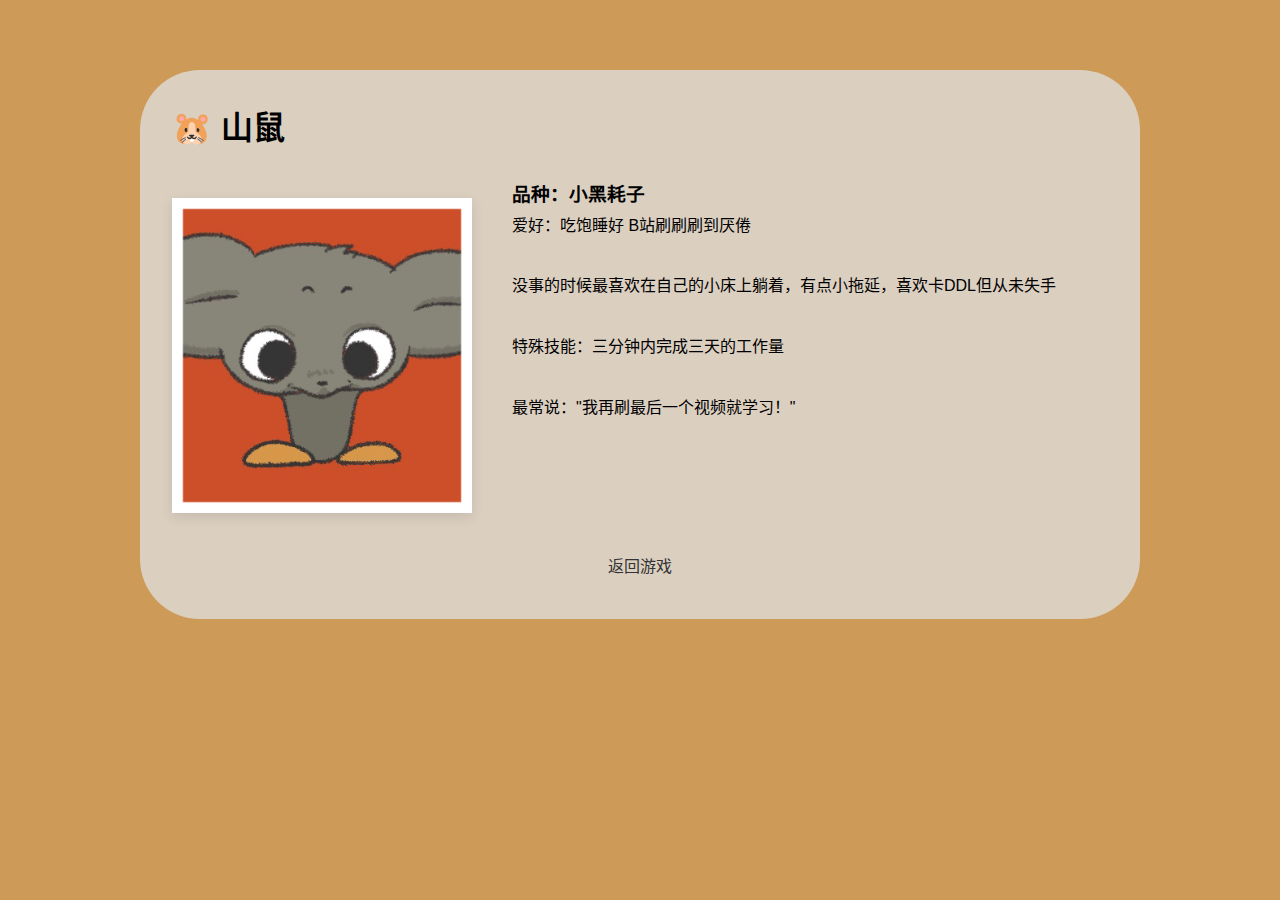
<file: character.html>
<!-- character.html -->
<!DOCTYPE html>
<html lang="zh-CN">
<head>
    <meta charset="UTF-8">
    <title>山鼠</title>
    <link rel="stylesheet" href="style.css">
    <style>
        /* 档案页专属样式 */
        .character-page {
            max-width: 1000px;
            margin: 50px auto;
            padding: 2rem;
            background: rgba(219, 207, 192);
            border-radius: 60px;
        }

        .content-wrapper {
            display: flex;
            gap: 40px;
            align-items: flex-start;
            margin-top: 30px; /* 整体下移内容 */
        }

        .character-img {
            width: 300px;
            flex-shrink: 0;
            border-radius: 0px;
            box-shadow: 0 4px 12px rgba(0,0,0,0.1);
            margin-top: 20px; /* 图片额外下移 */
        }

        .profile-text {
            line-height: 1.8;  /* 加大行距 */
            font-size: 16px;
        }

        .profile-text p {
            margin-bottom: 2rem;  /* 段落间距 */
        }

        .back-btn {
            display: block;
            width: 120px;
            margin: 30px auto 0;
            text-align: center;
            padding: 10px 20px;
            background: #dbcfc0;
            border-radius: 25px;
            text-decoration: none;
            color: #333;
            transition: all 0.3s;
        }

        @media (max-width: 768px) {
            .content-wrapper {
                flex-direction: column;
                gap: 20px;
            }
            .character-img {
                width: 100%;
            }
        }
    </style>
</head>
<body>
    <div class="character-page">
        <h1>🐹 山鼠</h1>
        <div class="content-wrapper">
            <img src="images/character.png" class="character-img">
            <div class="profile-text">
                <h3>品种：小黑耗子</h3>
                <p>爱好：吃饱睡好 B站刷刷刷到厌倦</p>
                <p>没事的时候最喜欢在自己的小床上躺着，有点小拖延，喜欢卡DDL但从未失手</p>
                <p>特殊技能：三分钟内完成三天的工作量</p>
                <p>最常说："我再刷最后一个视频就学习！"</p>
            </div>
        </div>
        <a href="index.html" class="back-btn">返回游戏</a>
    </div>
</body>
</html>
</file>
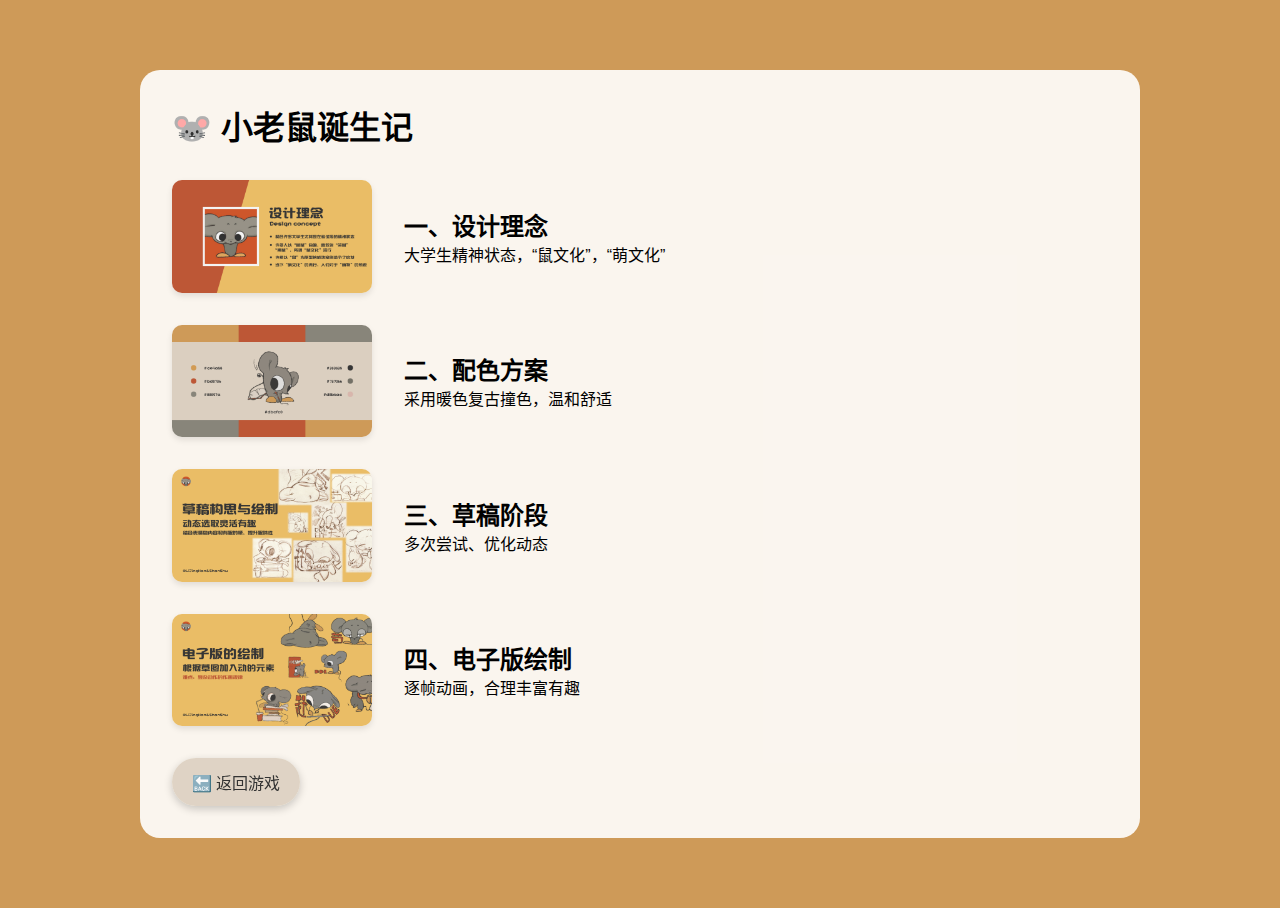
<file: story.html>
<!DOCTYPE html>
<html lang="zh-CN">
<head>
    <meta charset="UTF-8">
    <title>小老鼠创作过程</title>
    <link rel="stylesheet" href="style.css">
    <style>
        .creation-container {
            max-width: 1000px;
            margin: 50px auto;
            padding: 2rem;
            background: rgba(255,255,255,0.9);
            border-radius: 20px;
        }
        .creation-step {
            margin: 2rem 0;
            display: grid;
            grid-template-columns: 200px 1fr;
            gap: 2rem;
            align-items: center;
        }
        .creation-img {
            width: 100%;
            border-radius: 10px;
            box-shadow: 0 3px 6px rgba(0,0,0,0.1);
        }
    </style>
</head>
<body>
    <div class="creation-container">
        <h1>🐭 小老鼠诞生记</h1>
        
        <div class="creation-step">
            <img src="images/设计理念.png" class="creation-img">
            <div>
                <h2>一、设计理念</h2>
                <p>大学生精神状态，“鼠文化”，“萌文化”</p>
            </div>
        </div>

        <div class="creation-step">
            <img src="images/配色方案.png" class="creation-img">
            <div>
                <h2>二、配色方案</h2>
                <p>采用暖色复古撞色，温和舒适</p>
            </div>
        </div>

        <div class="creation-step">
            <img src="images/草稿阶段.png" class="creation-img">
            <div>
                <h2>三、草稿阶段</h2>
                <p>多次尝试、优化动态</p>
            </div>
        </div>

        <div class="creation-step">
            <img src="images/电子版绘制.png" class="creation-img">
            <div>
                <h2>四、电子版绘制</h2>
                <p>逐帧动画，合理丰富有趣</p>
            </div>
        </div>

        <a href="index.html" class="control-btn">🔙 返回游戏</a>
    </div>
</body>
</html>
</file>
<file: style.css>
/* 重置默认样式 */
* {
    margin: 0;
    padding: 0;
    box-sizing: border-box;
}

body {
    background-color: #ce9a58;
    font-family: "微软雅黑", sans-serif;
    padding: 20px;
    min-height: 100vh;
}

/* 游戏主容器 */
.game-container {
    max-width: 1000px;
    margin: 0 auto;
    background: rgb(219, 207, 192);
    padding: 90px;
    border-radius: 80px;
    box-shadow: 0 4px 6px rgba(0, 0, 0, 0.1);
}

/* 场景文字 */
.scene-text {
    font-size: 18px;
    line-height: 1.6;
    margin-bottom: 20px;
    color: #333;
    min-height: 80px;
}

/* 选项按钮容器 */
.options-container {
    display: flex;
    flex-wrap: wrap;
    gap: 10px;
    justify-content: center;
}

/* 单个选项按钮 */
.option-button {
    border: none;
    background: none;
    cursor: pointer;
    padding: 5px;
    transition: transform 0.2s;
    width: 240px; /* 固定按钮宽度 */
}

.option-button:hover {
    transform: scale(1.05);
}

/* 表情包图片样式 */
.option-button img {
    width: 100%; /* 图片填满按钮 */
    height: auto;
    border-radius: 8px;
    border: 0px solid #ddd;
}

/* 首页样式 */
.homepage {
    position: fixed;
    top: 0;
    left: 0;
    width: 100%;
    height: 100%;
    background: #1a1a1a;
    display: flex;
    flex-direction: column;
    justify-content: center;
    align-items: center;
    cursor: pointer;
    z-index: 1000;
  }
  .homepage h1 {
    font-size: 4rem;
    color: #ffd700;
    margin-bottom: 2rem;
    text-shadow: 0 0 10px rgba(255,215,0,0.5);
  }
  .homepage p {
    color: #fff;
    font-size: 1.5rem;
    animation: pulse 1.5s infinite;
  }
  /* 结算容器 */
.ending-container {
    position: fixed;
    top: 0;
    left: 0;
    width: 100%;
    height: 100%;
    display: none;
    z-index: 1000;
  }
  
  /* 全屏动画容器 */
.fullscreen-animation {
    position: fixed;
    top: 0;
    left: 0;
    width: 100%;
    height: 100%;
    display: flex;
    justify-content: center;
    align-items: center;
    background: rgba(0,0,0,0.7);
    z-index: 2000;
}

/* 信封动画调整 */
.envelope-animation {
    width: min(95vw, 700px); /* 进一步放大尺寸 */
    animation: flyIn 2s ease-out forwards,stayLastFrame 0.1s 1s forwards;
}

@keyframes flyIn {
    0% { 
        transform: translateY(-100vh) rotate(-30deg);
        opacity: 0;
    }
    80% {
        transform: translateY(10vh) rotate(5deg);
    }
    100% {
        transform: translateY(0) rotate(0deg);
        opacity: 1;
    }
}

@keyframes stayLastFrame {
    to {
        opacity: 0;
        visibility: hidden;
    }
}

/* 成绩卡片延迟显示 */
.score-card {
    animation: fadeIn 1s 1.5s forwards;
}
  
  /* 成绩卡片 */
  .score-card {
    position: absolute;
    top: 50%;
    left: 50%;
    transform: translate(-50%, -50%);
    background: rgb(219, 207, 192);
    padding: 2rem;
    border-radius: 10px;
    text-align: center;
    box-shadow: 0 0 20px rgba(0,0,0,0.2);
    opacity: 1;
    animation: fadeIn 1s 2.2s forwards; /* 在动画完全停止后显示 */
    width: 80%; /* 控制卡片宽度 */
    max-width: 500px; /* 最大宽度防止过大 */
    min-width: 300px; /* 最小宽度防止过小 */
  }
  /* 移动端适配 */
@media (max-width: 768px) {
    .score-card {
        width: 90%;
        padding: 1.5rem;
    }
}
.score-card h2 {
    font-size: 2rem; /* 标题大小 */
    margin-bottom: 1.5rem;
}

.grade {
    font-size: 3.5rem; /* 成绩字母大小 */
    margin: 1rem 0;
}

.comment {
    font-size: 1.2rem;
    margin: 1.5rem 0;
}

.restart-btn {
    padding: 12px 24px; /* 按钮尺寸 */
    font-size: 1.1rem;
}
.hidden {
    display: none!important;
}
.envelope-animation {
        width: 1920px;
        animation-duration: 2.2s, 0.7s; /* 移动端更慢 */
}
.score-card {
        animation-delay: 3.5s; /* 同步延长延迟 */
}
  
  @keyframes fadeIn {
    from { opacity: 0; transform: translate(-50%, -40%); }
    to { opacity: 1; transform: translate(-50%, -50%); }
  }

 /* 基础按钮样式 */
.control-btn {
    padding: 12px 20px;
    border: none;
    border-radius: 30px;
    background: rgba(219, 207, 192, 0.9);
    backdrop-filter: blur(5px);
    cursor: pointer;
    transition: all 0.3s;
    box-shadow: 0 3px 8px rgba(0,0,0,0.2);
    text-decoration: none;
    color: #333 !important;
    display: inline-flex;
    align-items: center;
    gap: 8px;
}

/* 组合按钮容器 */
.profile-group {
    position: fixed;
    left: 20px;
    top: 20px;
    display: flex;
    align-items: center;
    gap: 0;
    background: rgba(219, 207, 192,0.9);
    border-radius: 35px;
    box-shadow: 0 3px 10px rgba(0,0,0,0.2);
    backdrop-filter: blur(5px);
    transition: all 0.3s;
}

/* 头像按钮 */
.avatar-btn {
    display: block;
    width: 50px;
    height: 50px;
    border: 3px solid #dbcfc0;
    border-radius: 50%;
    padding: 2px;
    overflow: hidden;
    transition: inherit;
}

.avatar-btn img {
    width: 100%;
    height: 100%;
    object-fit: cover;
    border-radius: 50%;
}

/* 文字按钮 */
.profile-text-btn {
    padding: 0 20px 0 15px;
    text-decoration: none;
    color: #333 !important;
    font-weight: bold;
    white-space: nowrap;
    border-left: 1px solid rgba(0,0,0,0.1);
    transition: inherit;
}

/* 悬停效果 */
.profile-group:hover {
    transform: scale(1.05);
    box-shadow: 0 5px 15px rgba(255,215,0,0.3);
}

/* 右侧按钮组 */
.right-controls {
    position: fixed;
    right: 20px;
    top: 20px;
    display: flex;
    gap: 15px;
}

/* 历史战绩弹窗优化 */
.history-popup {
    position: fixed; /* 改为固定定位 */
    top: 50%;
    left: 50%;
    transform: translate(-50%, -50%);
    background: rgba(255,255,255,0.95);
    padding: 2rem;
    border-radius: 15px;
    box-shadow: 0 0 30px rgba(0,0,0,0.3);
    z-index: 2000; /* 高于其他元素 */
    max-height: 70vh;
    overflow-y: auto;
    width: 90%;
    max-width: 600px;
}

/* 添加遮罩层 */
.history-mask {
    position: fixed;
    top: 0;
    left: 0;
    width: 100%;
    height: 100%;
    background: rgba(0,0,0,0.5);
    z-index: 1999;
    backdrop-filter: blur(3px);
}/* 成绩GIF样式 */
.grade-gif {
    position: fixed;
    right: -200px;
    bottom: -20px;
    width: 300px;
    height: 300px;
    border-radius: 10px;
    z-index: 100;
    opacity: 1;
    animation: 
        slideIn 0.5s 0.3s forwards,
        float 2s 1s infinite;
}

/* 入场动画 */
@keyframes slideIn {
    from {
        transform: translateX(100%);
        opacity: 0;
    }
    to {
        transform: translateX(0);
        opacity: 0.9;
    }
}

/* 浮动效果 */
@keyframes float {
    0%, 100% { transform: translateY(0); }
    50% { transform: translateY(-10px); }
}

/* 调整按钮位置 */
.restart-btn {
    position: relative;
    z-index: 1; /* 确保按钮在gif上层 */
}
</file>
